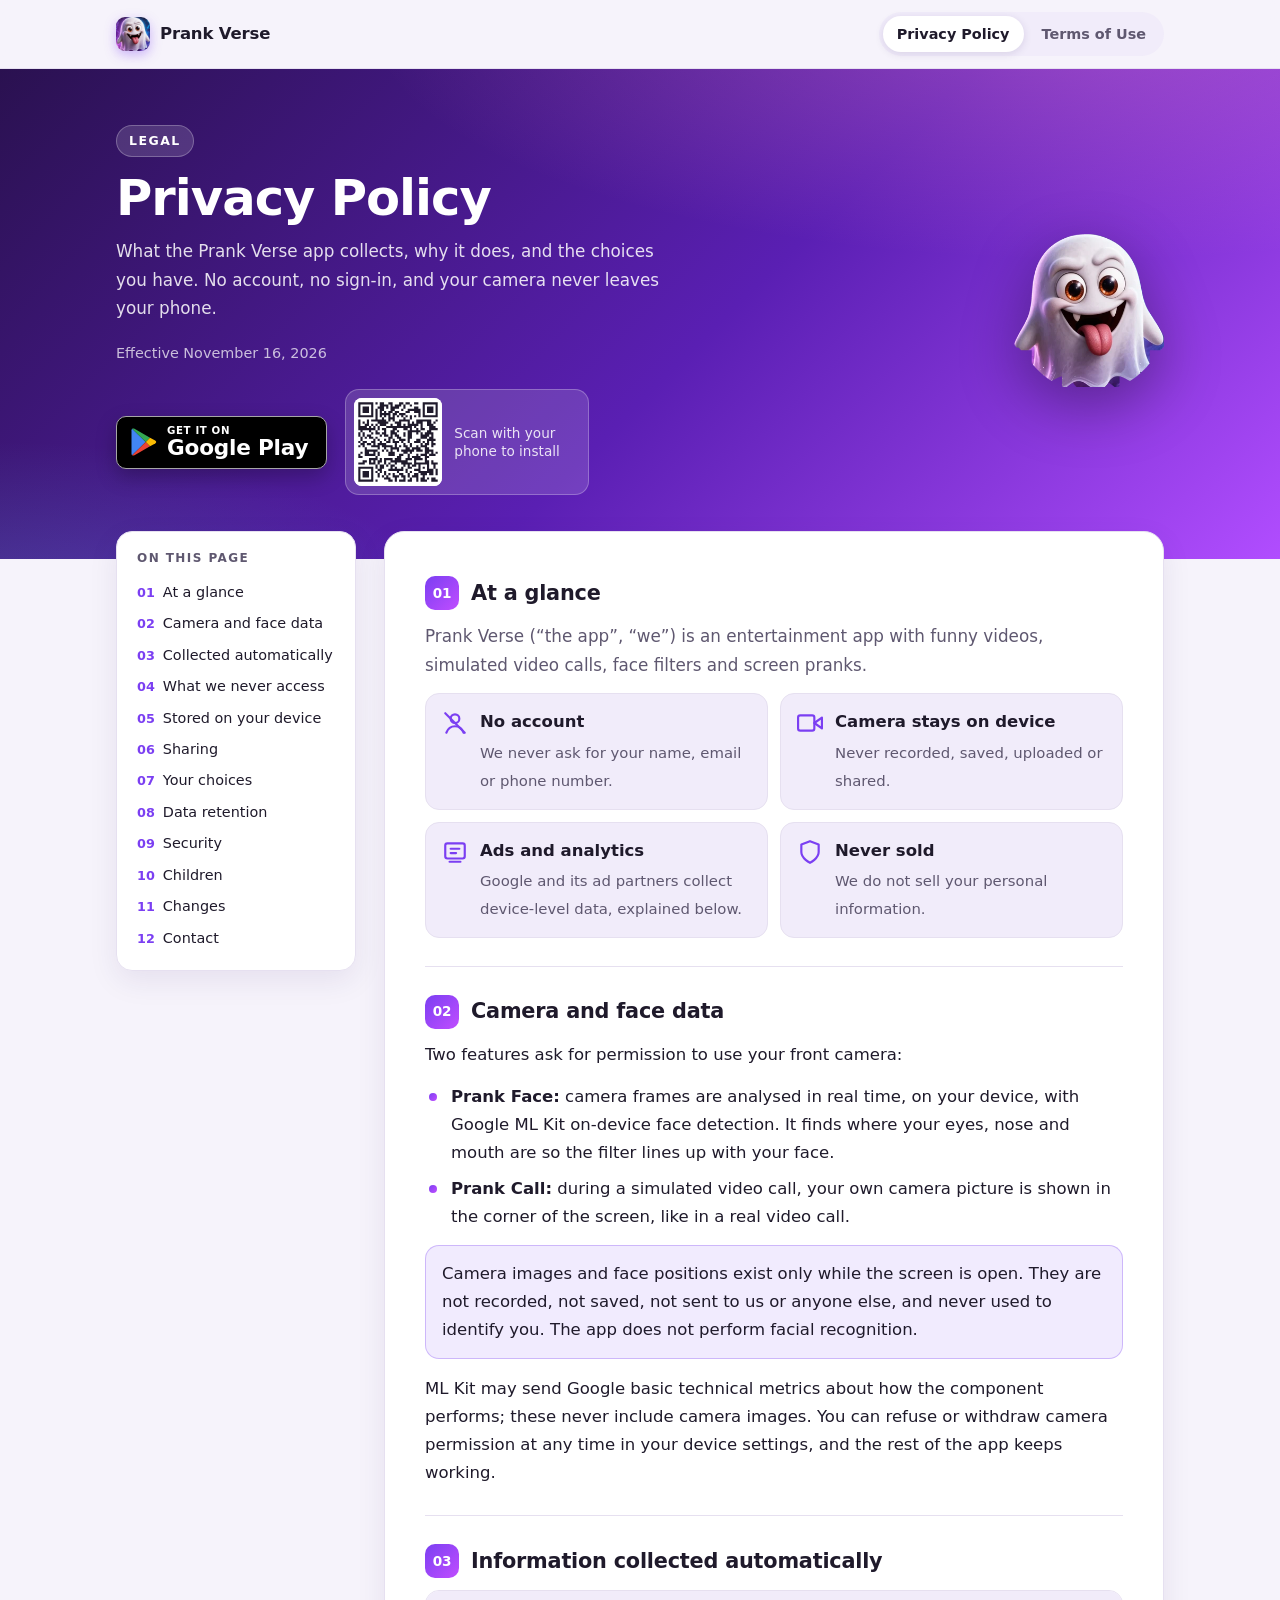
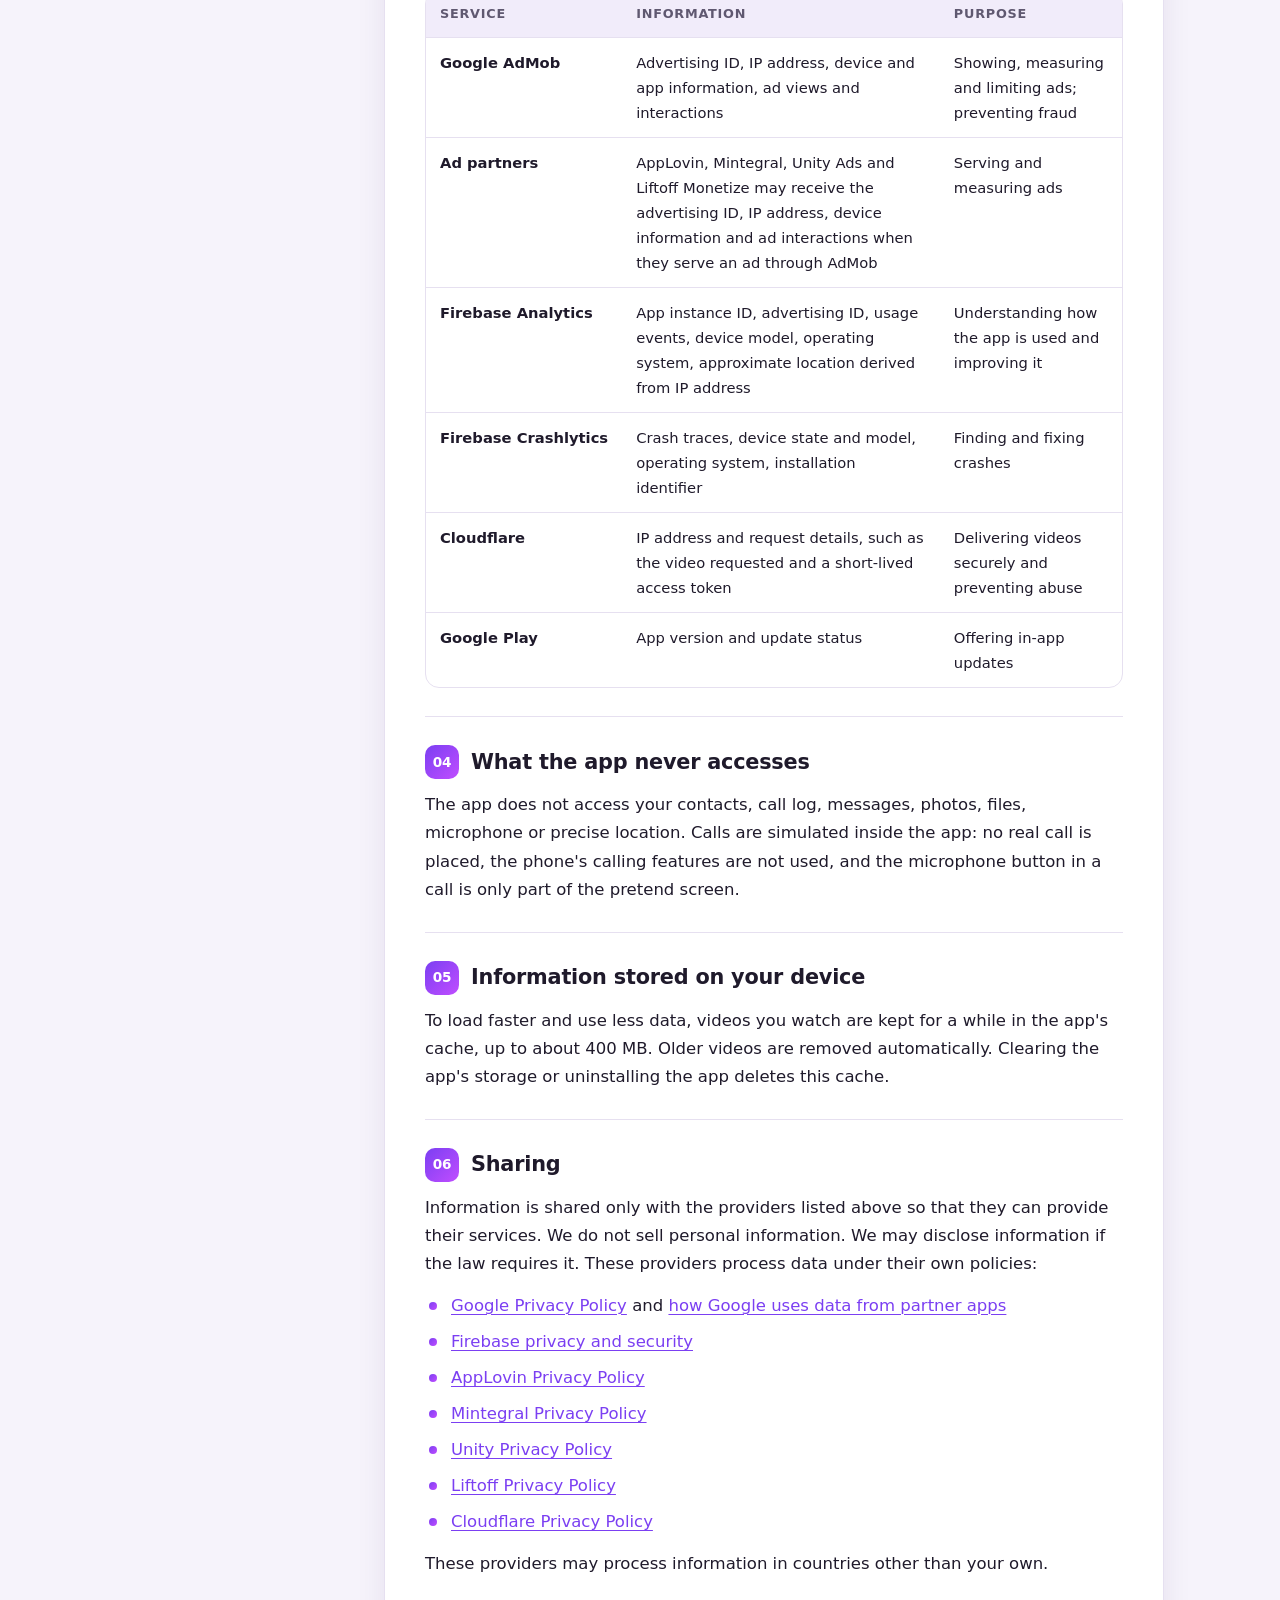
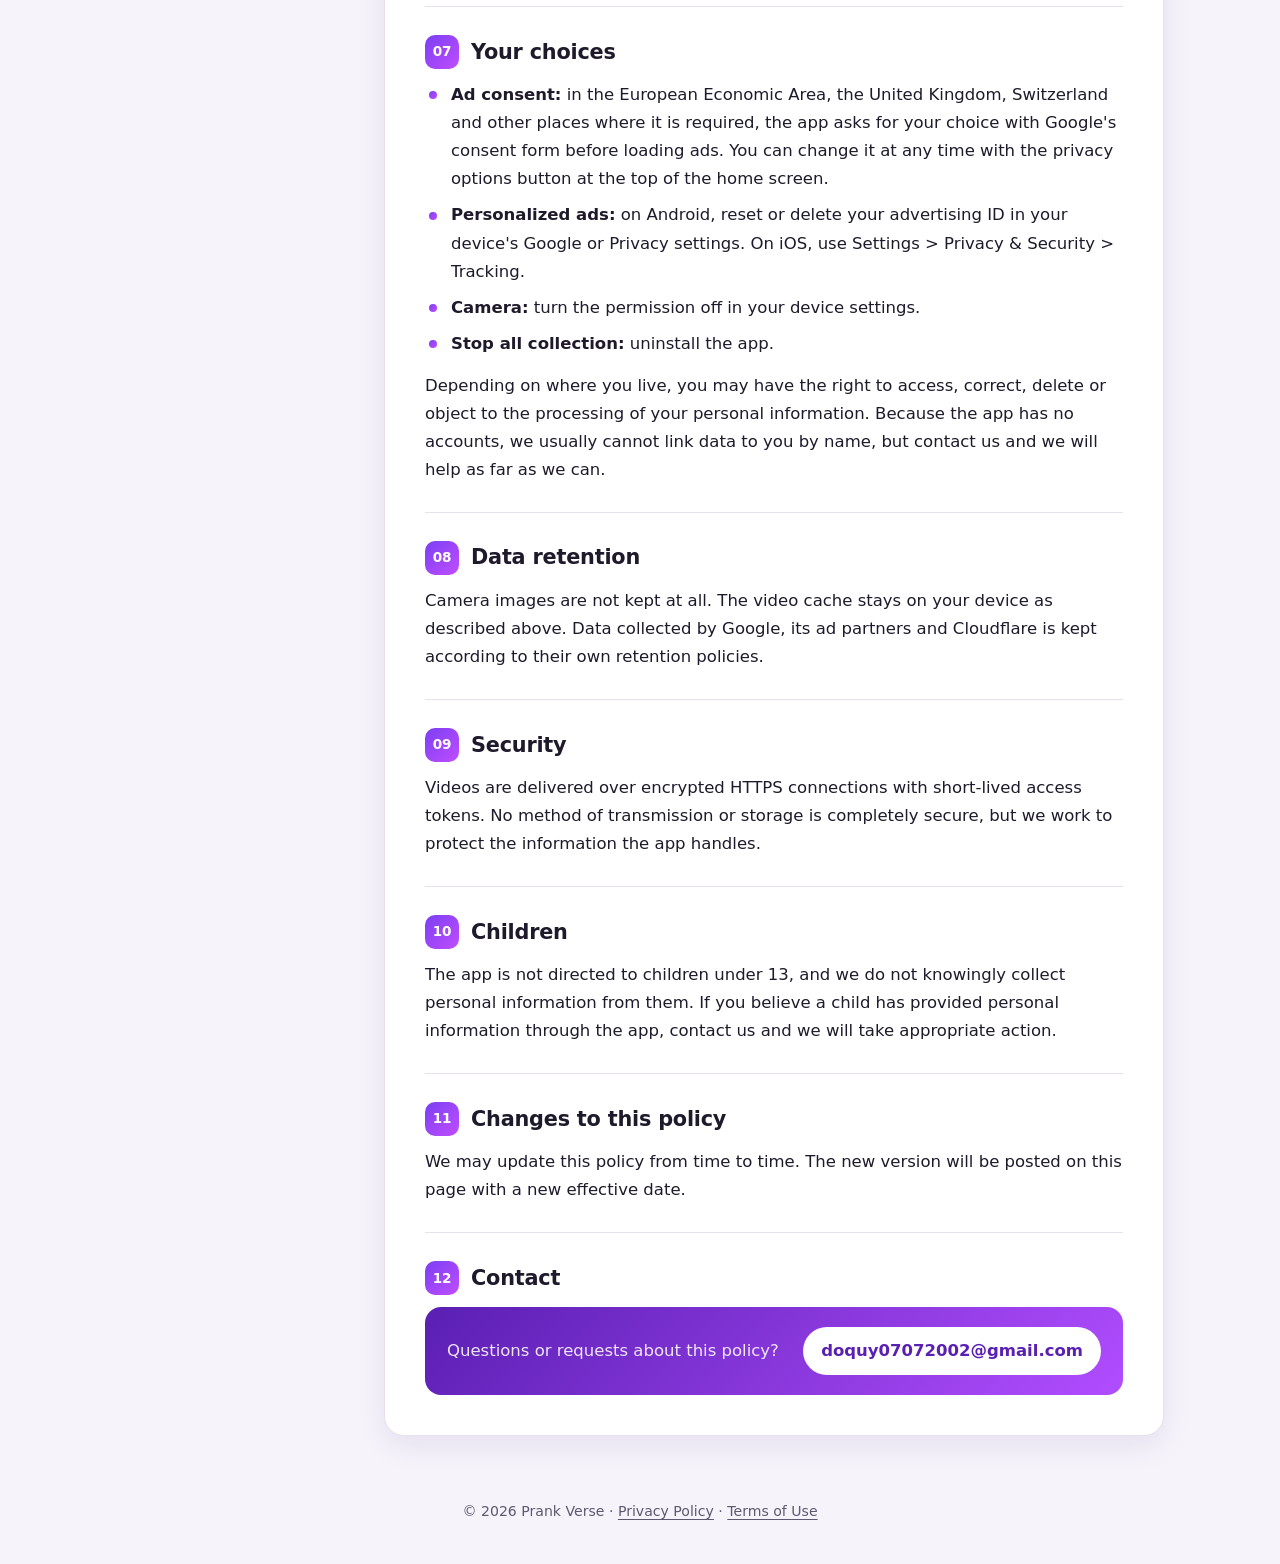
<file: index.html>
<!doctype html>
<html lang="en">
<head>
<meta charset="utf-8">
<meta name="viewport" content="width=device-width, initial-scale=1">
<title>Privacy Policy – Prank Verse</title>
<meta name="description" content="How the Prank Verse mobile app handles your information.">
<link rel="icon" href="assets/icon.png">
<link rel="stylesheet" href="assets/style.css">
</head>
<body>
<header class="topbar">
  <div class="topbar-inner">
    <a class="brand" href="./"><img src="assets/icon.png" alt=""><span>Prank Verse</span></a>
    <nav class="tabs" aria-label="Legal pages">
      <a href="./" aria-current="page">Privacy Policy</a>
      <a href="terms.html">Terms of Use</a>
    </nav>
  </div>
</header>

<div class="hero">
  <div class="hero-inner">
    <div>
      <span class="eyebrow">Legal</span>
      <h1>Privacy Policy</h1>
      <p>What the Prank Verse app collects, why it does, and the choices you have. No account, no sign-in, and your camera never leaves your phone.</p>
      <p class="dates">Effective November 16, 2026</p>
      <div class="get-app" id="download">
        <a class="play-badge" href="https://play.google.com/store/apps/details?id=com.brainnot.prankverse" aria-label="Get it on Google Play">
          <svg viewBox="0 0 24 26" aria-hidden="true"><path fill="#4285F4" d="M1 .6 13.6 13 1 25.4c-.4-.3-.6-.8-.6-1.4V2C.4 1.4.6.9 1 .6z"/><path fill="#34A853" d="M1 .6 13.6 13l4-4L3.2.8C2.4.3 1.5.3 1 .6z"/><path fill="#EA4335" d="M1 25.4 13.6 13l4 4-14.4 8.2c-.8.5-1.7.5-2.2.2z"/><path fill="#FBBC04" d="m17.6 9-4 4 4 4 4.8-2.7c1.2-.7 1.2-1.9 0-2.6z"/></svg>
          <span><small>GET IT ON</small>Google Play</span>
        </a>
        <figure class="qr">
          <img src="assets/qr-play.svg" width="88" height="88" alt="QR code that opens Prank Verse on Google Play">
          <figcaption>Scan with your phone to install</figcaption>
        </figure>
      </div>
    </div>
    <img class="ghost" src="assets/ghost.webp" alt="" width="150" height="153">
  </div>
</div>

<div class="layout">
  <aside class="toc">
    <h2>On this page</h2>
    <ol>
      <li><a href="#glance">At a glance</a></li>
      <li><a href="#camera">Camera and face data</a></li>
      <li><a href="#automatic">Collected automatically</a></li>
      <li><a href="#not-accessed">What we never access</a></li>
      <li><a href="#device">Stored on your device</a></li>
      <li><a href="#sharing">Sharing</a></li>
      <li><a href="#choices">Your choices</a></li>
      <li><a href="#retention">Data retention</a></li>
      <li><a href="#security">Security</a></li>
      <li><a href="#children">Children</a></li>
      <li><a href="#changes">Changes</a></li>
      <li><a href="#contact">Contact</a></li>
    </ol>
  </aside>

  <main class="content">
    <section id="glance">
      <h2><span class="num">01</span>At a glance</h2>
      <p class="lead">Prank Verse (“the app”, “we”) is an entertainment app with funny videos, simulated video calls, face filters and screen pranks.</p>
      <div class="glance">
        <div class="card">
          <svg viewBox="0 0 24 24" fill="none" stroke="currentColor" stroke-width="2" stroke-linecap="round" stroke-linejoin="round" aria-hidden="true"><circle cx="12" cy="8" r="4"/><path d="M4 21c1.5-4 4.5-6 8-6s6.5 2 8 6"/><path d="M3 3l18 18"/></svg>
          <div><strong>No account</strong><span>We never ask for your name, email or phone number.</span></div>
        </div>
        <div class="card">
          <svg viewBox="0 0 24 24" fill="none" stroke="currentColor" stroke-width="2" stroke-linecap="round" stroke-linejoin="round" aria-hidden="true"><path d="M23 7l-7 5 7 5V7z"/><rect x="1" y="5" width="15" height="14" rx="2"/></svg>
          <div><strong>Camera stays on device</strong><span>Never recorded, saved, uploaded or shared.</span></div>
        </div>
        <div class="card">
          <svg viewBox="0 0 24 24" fill="none" stroke="currentColor" stroke-width="2" stroke-linecap="round" stroke-linejoin="round" aria-hidden="true"><rect x="3" y="4" width="18" height="14" rx="2"/><path d="M7 21h10"/><path d="M8 9h8M8 13h5"/></svg>
          <div><strong>Ads and analytics</strong><span>Google and its ad partners collect device-level data, explained below.</span></div>
        </div>
        <div class="card">
          <svg viewBox="0 0 24 24" fill="none" stroke="currentColor" stroke-width="2" stroke-linecap="round" stroke-linejoin="round" aria-hidden="true"><path d="M12 22s8-4 8-10V5l-8-3-8 3v7c0 6 8 10 8 10z"/></svg>
          <div><strong>Never sold</strong><span>We do not sell your personal information.</span></div>
        </div>
      </div>
    </section>

    <section id="camera">
      <h2><span class="num">02</span>Camera and face data</h2>
      <p>Two features ask for permission to use your front camera:</p>
      <ul>
        <li><strong>Prank Face:</strong> camera frames are analysed in real time, on your device, with Google ML Kit on-device face detection. It finds where your eyes, nose and mouth are so the filter lines up with your face.</li>
        <li><strong>Prank Call:</strong> during a simulated video call, your own camera picture is shown in the corner of the screen, like in a real video call.</li>
      </ul>
      <div class="callout">
        <p>Camera images and face positions exist only while the screen is open. They are not recorded, not saved, not sent to us or anyone else, and never used to identify you. The app does not perform facial recognition.</p>
      </div>
      <p>ML Kit may send Google basic technical metrics about how the component performs; these never include camera images. You can refuse or withdraw camera permission at any time in your device settings, and the rest of the app keeps working.</p>
    </section>

    <section id="automatic">
      <h2><span class="num">03</span>Information collected automatically</h2>
      <div class="table-wrap">
        <table>
          <thead><tr><th>Service</th><th>Information</th><th>Purpose</th></tr></thead>
          <tbody>
            <tr>
              <td data-label="Service">Google AdMob</td>
              <td data-label="Information">Advertising ID, IP address, device and app information, ad views and interactions</td>
              <td data-label="Purpose">Showing, measuring and limiting ads; preventing fraud</td>
            </tr>
            <tr>
              <td data-label="Service">Ad partners</td>
              <td data-label="Information">AppLovin, Mintegral, Unity Ads and Liftoff Monetize may receive the advertising ID, IP address, device information and ad interactions when they serve an ad through AdMob</td>
              <td data-label="Purpose">Serving and measuring ads</td>
            </tr>
            <tr>
              <td data-label="Service">Firebase Analytics</td>
              <td data-label="Information">App instance ID, advertising ID, usage events, device model, operating system, approximate location derived from IP address</td>
              <td data-label="Purpose">Understanding how the app is used and improving it</td>
            </tr>
            <tr>
              <td data-label="Service">Firebase Crashlytics</td>
              <td data-label="Information">Crash traces, device state and model, operating system, installation identifier</td>
              <td data-label="Purpose">Finding and fixing crashes</td>
            </tr>
            <tr>
              <td data-label="Service">Cloudflare</td>
              <td data-label="Information">IP address and request details, such as the video requested and a short-lived access token</td>
              <td data-label="Purpose">Delivering videos securely and preventing abuse</td>
            </tr>
            <tr>
              <td data-label="Service">Google Play</td>
              <td data-label="Information">App version and update status</td>
              <td data-label="Purpose">Offering in-app updates</td>
            </tr>
          </tbody>
        </table>
      </div>
    </section>

    <section id="not-accessed">
      <h2><span class="num">04</span>What the app never accesses</h2>
      <p>The app does not access your contacts, call log, messages, photos, files, microphone or precise location. Calls are simulated inside the app: no real call is placed, the phone's calling features are not used, and the microphone button in a call is only part of the pretend screen.</p>
    </section>

    <section id="device">
      <h2><span class="num">05</span>Information stored on your device</h2>
      <p>To load faster and use less data, videos you watch are kept for a while in the app's cache, up to about 400 MB. Older videos are removed automatically. Clearing the app's storage or uninstalling the app deletes this cache.</p>
    </section>

    <section id="sharing">
      <h2><span class="num">06</span>Sharing</h2>
      <p>Information is shared only with the providers listed above so that they can provide their services. We do not sell personal information. We may disclose information if the law requires it. These providers process data under their own policies:</p>
      <ul>
        <li><a href="https://policies.google.com/privacy">Google Privacy Policy</a> and <a href="https://policies.google.com/technologies/partner-sites">how Google uses data from partner apps</a></li>
        <li><a href="https://firebase.google.com/support/privacy">Firebase privacy and security</a></li>
        <li><a href="https://www.applovin.com/privacy/">AppLovin Privacy Policy</a></li>
        <li><a href="https://www.mintegral.com/en/privacy">Mintegral Privacy Policy</a></li>
        <li><a href="https://unity.com/legal/game-player-and-app-user-privacy-policy">Unity Privacy Policy</a></li>
        <li><a href="https://liftoff.io/privacy-policy/">Liftoff Privacy Policy</a></li>
        <li><a href="https://www.cloudflare.com/privacypolicy/">Cloudflare Privacy Policy</a></li>
      </ul>
      <p>These providers may process information in countries other than your own.</p>
    </section>

    <section id="choices">
      <h2><span class="num">07</span>Your choices</h2>
      <ul>
        <li><strong>Ad consent:</strong> in the European Economic Area, the United Kingdom, Switzerland and other places where it is required, the app asks for your choice with Google's consent form before loading ads. You can change it at any time with the privacy options button at the top of the home screen.</li>
        <li><strong>Personalized ads:</strong> on Android, reset or delete your advertising ID in your device's Google or Privacy settings. On iOS, use Settings &gt; Privacy &amp; Security &gt; Tracking.</li>
        <li><strong>Camera:</strong> turn the permission off in your device settings.</li>
        <li><strong>Stop all collection:</strong> uninstall the app.</li>
      </ul>
      <p>Depending on where you live, you may have the right to access, correct, delete or object to the processing of your personal information. Because the app has no accounts, we usually cannot link data to you by name, but contact us and we will help as far as we can.</p>
    </section>

    <section id="retention">
      <h2><span class="num">08</span>Data retention</h2>
      <p>Camera images are not kept at all. The video cache stays on your device as described above. Data collected by Google, its ad partners and Cloudflare is kept according to their own retention policies.</p>
    </section>

    <section id="security">
      <h2><span class="num">09</span>Security</h2>
      <p>Videos are delivered over encrypted HTTPS connections with short-lived access tokens. No method of transmission or storage is completely secure, but we work to protect the information the app handles.</p>
    </section>

    <section id="children">
      <h2><span class="num">10</span>Children</h2>
      <p>The app is not directed to children under 13, and we do not knowingly collect personal information from them. If you believe a child has provided personal information through the app, contact us and we will take appropriate action.</p>
    </section>

    <section id="changes">
      <h2><span class="num">11</span>Changes to this policy</h2>
      <p>We may update this policy from time to time. The new version will be posted on this page with a new effective date.</p>
    </section>

    <section id="contact">
      <h2><span class="num">12</span>Contact</h2>
      <div class="contact">
        <p>Questions or requests about this policy?</p>
        <a class="button" href="mailto:doquy07072002@gmail.com">doquy07072002@gmail.com</a>
      </div>
    </section>
  </main>
</div>

<footer>&copy; 2026 Prank Verse &middot; <a href="./">Privacy Policy</a> &middot; <a href="terms.html">Terms of Use</a></footer>
</body>
</html>
</file>
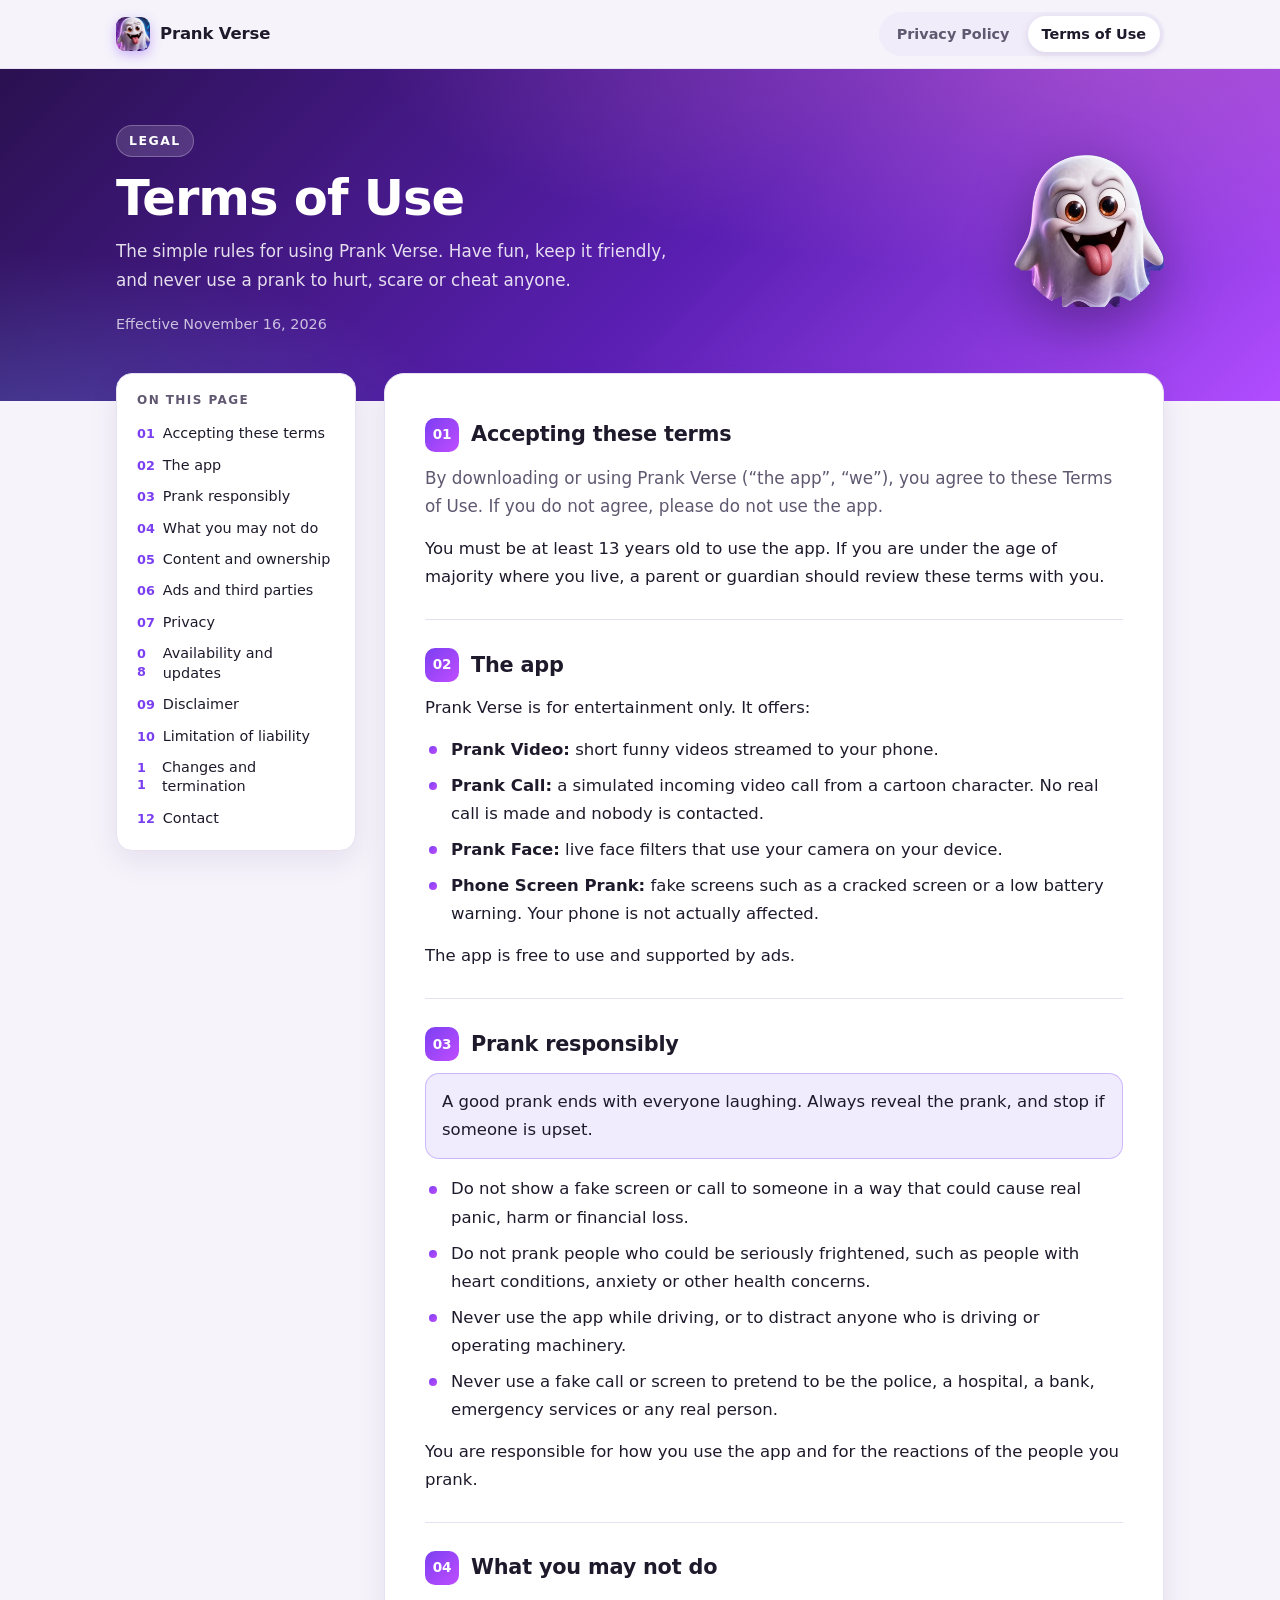
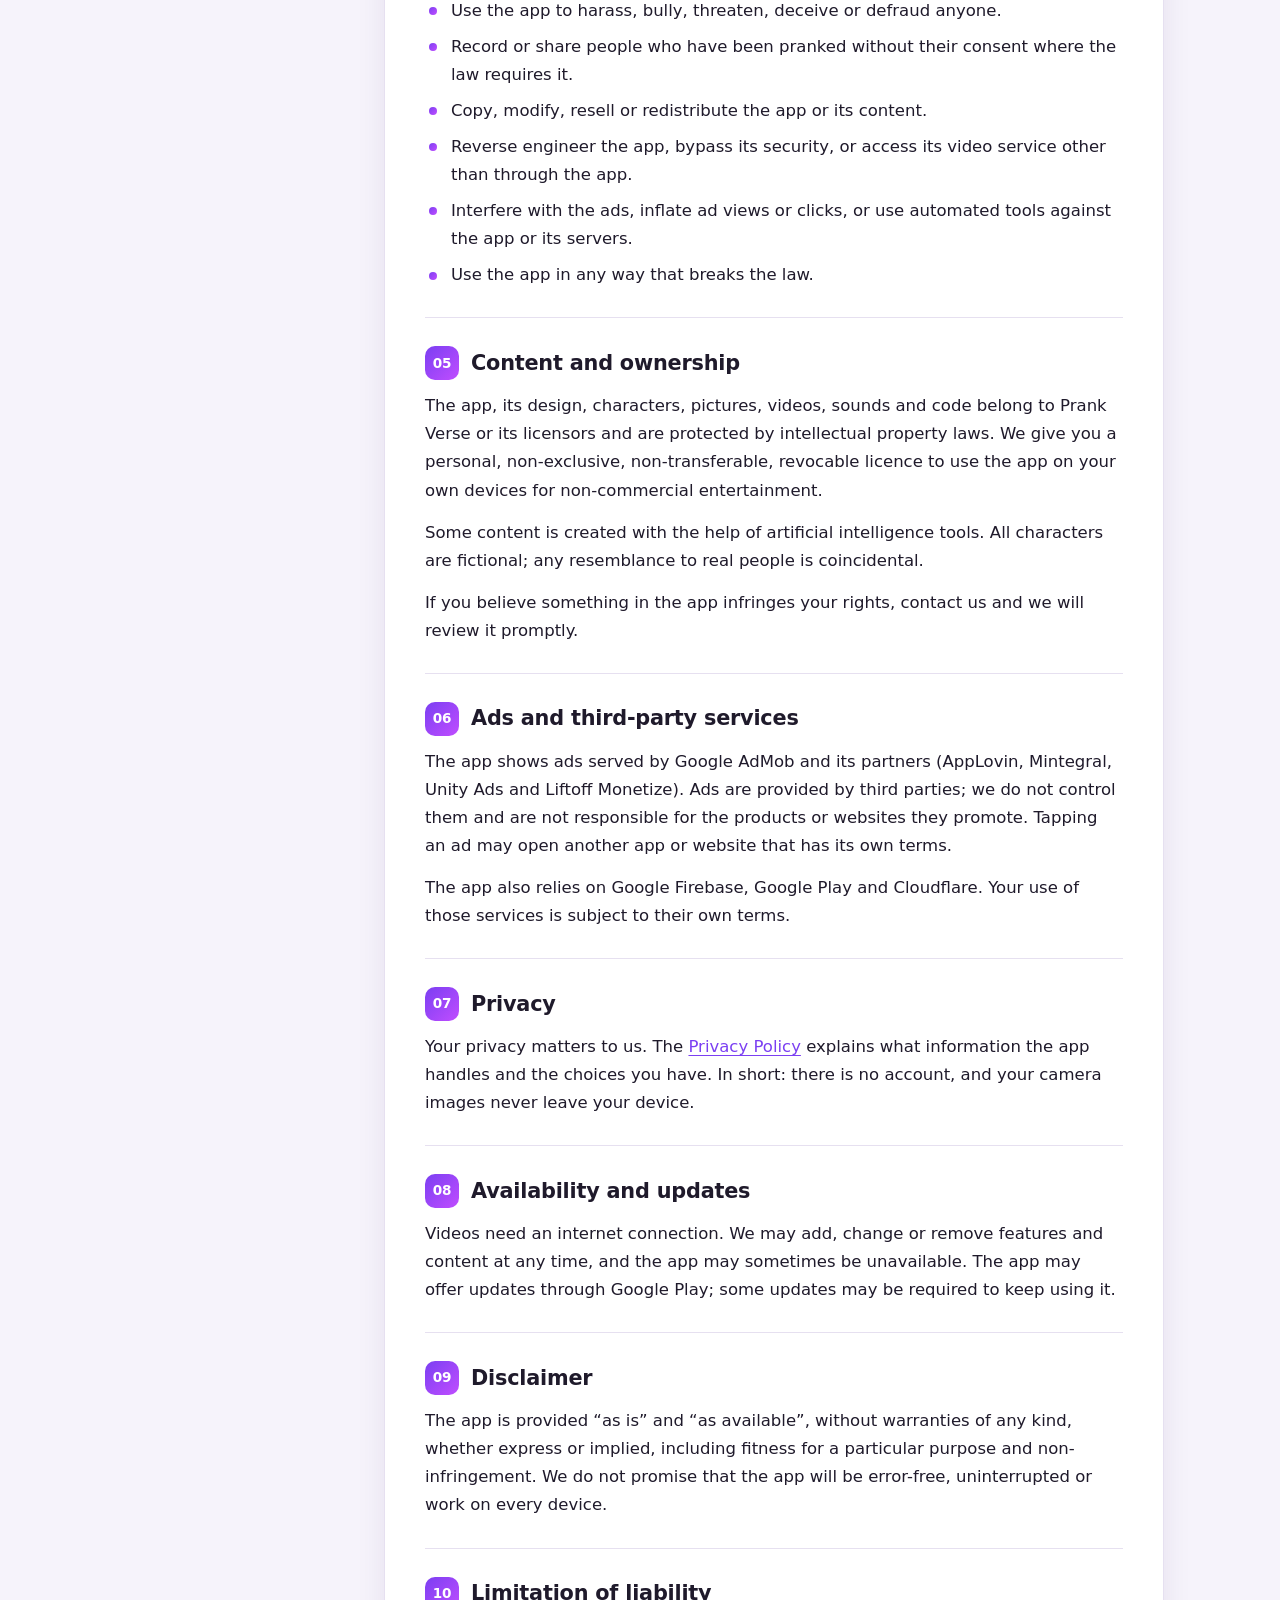
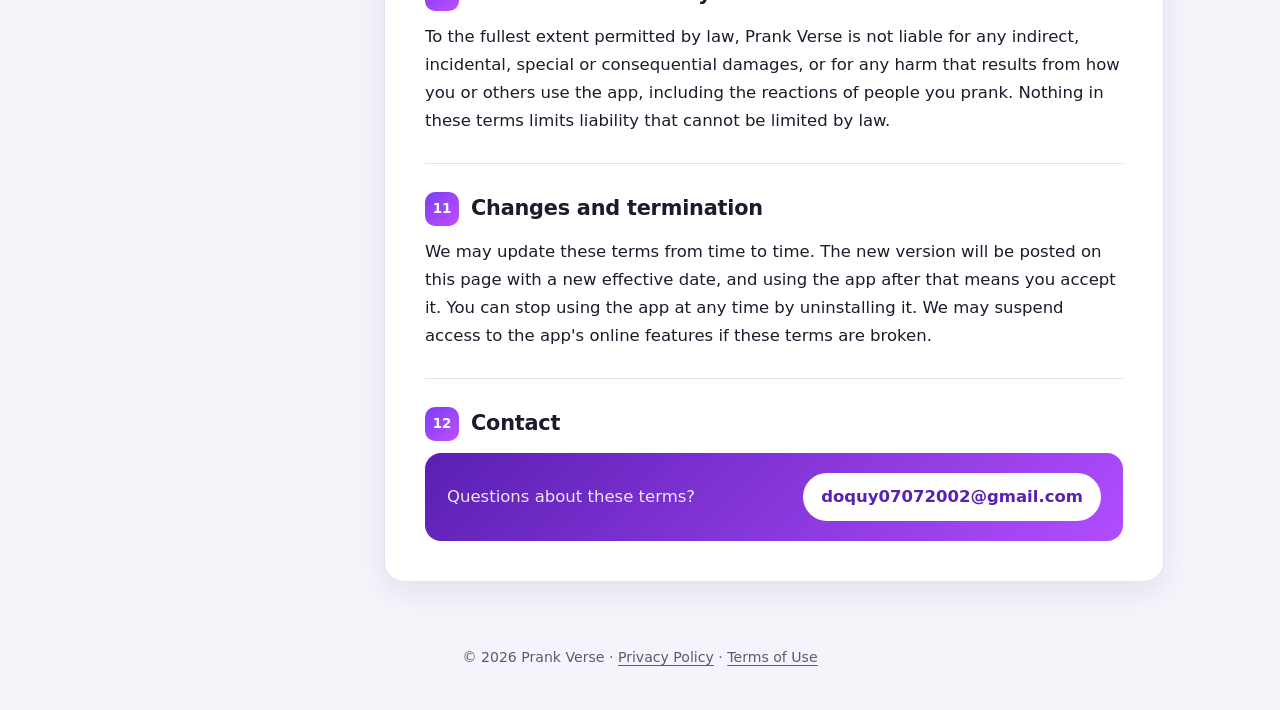
<file: terms.html>
<!doctype html>
<html lang="en">
<head>
<meta charset="utf-8">
<meta name="viewport" content="width=device-width, initial-scale=1">
<title>Terms of Use – Prank Verse</title>
<meta name="description" content="The rules for using the Prank Verse mobile app.">
<link rel="icon" href="assets/icon.png">
<link rel="stylesheet" href="assets/style.css">
</head>
<body>
<header class="topbar">
  <div class="topbar-inner">
    <a class="brand" href="./"><img src="assets/icon.png" alt=""><span>Prank Verse</span></a>
    <nav class="tabs" aria-label="Legal pages">
      <a href="./">Privacy Policy</a>
      <a href="terms.html" aria-current="page">Terms of Use</a>
    </nav>
  </div>
</header>

<div class="hero">
  <div class="hero-inner">
    <div>
      <span class="eyebrow">Legal</span>
      <h1>Terms of Use</h1>
      <p>The simple rules for using Prank Verse. Have fun, keep it friendly, and never use a prank to hurt, scare or cheat anyone.</p>
      <p class="dates">Effective November 16, 2026</p>
    </div>
    <img class="ghost" src="assets/ghost.webp" alt="" width="150" height="153">
  </div>
</div>

<div class="layout">
  <aside class="toc">
    <h2>On this page</h2>
    <ol>
      <li><a href="#acceptance">Accepting these terms</a></li>
      <li><a href="#app">The app</a></li>
      <li><a href="#responsible">Prank responsibly</a></li>
      <li><a href="#conduct">What you may not do</a></li>
      <li><a href="#content">Content and ownership</a></li>
      <li><a href="#ads">Ads and third parties</a></li>
      <li><a href="#privacy">Privacy</a></li>
      <li><a href="#availability">Availability and updates</a></li>
      <li><a href="#disclaimer">Disclaimer</a></li>
      <li><a href="#liability">Limitation of liability</a></li>
      <li><a href="#changes">Changes and termination</a></li>
      <li><a href="#contact">Contact</a></li>
    </ol>
  </aside>

  <main class="content">
    <section id="acceptance">
      <h2><span class="num">01</span>Accepting these terms</h2>
      <p class="lead">By downloading or using Prank Verse (“the app”, “we”), you agree to these Terms of Use. If you do not agree, please do not use the app.</p>
      <p>You must be at least 13 years old to use the app. If you are under the age of majority where you live, a parent or guardian should review these terms with you.</p>
    </section>

    <section id="app">
      <h2><span class="num">02</span>The app</h2>
      <p>Prank Verse is for entertainment only. It offers:</p>
      <ul>
        <li><strong>Prank Video:</strong> short funny videos streamed to your phone.</li>
        <li><strong>Prank Call:</strong> a simulated incoming video call from a cartoon character. No real call is made and nobody is contacted.</li>
        <li><strong>Prank Face:</strong> live face filters that use your camera on your device.</li>
        <li><strong>Phone Screen Prank:</strong> fake screens such as a cracked screen or a low battery warning. Your phone is not actually affected.</li>
      </ul>
      <p>The app is free to use and supported by ads.</p>
    </section>

    <section id="responsible">
      <h2><span class="num">03</span>Prank responsibly</h2>
      <div class="callout">
        <p>A good prank ends with everyone laughing. Always reveal the prank, and stop if someone is upset.</p>
      </div>
      <ul>
        <li>Do not show a fake screen or call to someone in a way that could cause real panic, harm or financial loss.</li>
        <li>Do not prank people who could be seriously frightened, such as people with heart conditions, anxiety or other health concerns.</li>
        <li>Never use the app while driving, or to distract anyone who is driving or operating machinery.</li>
        <li>Never use a fake call or screen to pretend to be the police, a hospital, a bank, emergency services or any real person.</li>
      </ul>
      <p>You are responsible for how you use the app and for the reactions of the people you prank.</p>
    </section>

    <section id="conduct">
      <h2><span class="num">04</span>What you may not do</h2>
      <ul>
        <li>Use the app to harass, bully, threaten, deceive or defraud anyone.</li>
        <li>Record or share people who have been pranked without their consent where the law requires it.</li>
        <li>Copy, modify, resell or redistribute the app or its content.</li>
        <li>Reverse engineer the app, bypass its security, or access its video service other than through the app.</li>
        <li>Interfere with the ads, inflate ad views or clicks, or use automated tools against the app or its servers.</li>
        <li>Use the app in any way that breaks the law.</li>
      </ul>
    </section>

    <section id="content">
      <h2><span class="num">05</span>Content and ownership</h2>
      <p>The app, its design, characters, pictures, videos, sounds and code belong to Prank Verse or its licensors and are protected by intellectual property laws. We give you a personal, non-exclusive, non-transferable, revocable licence to use the app on your own devices for non-commercial entertainment.</p>
      <p>Some content is created with the help of artificial intelligence tools. All characters are fictional; any resemblance to real people is coincidental.</p>
      <p>If you believe something in the app infringes your rights, contact us and we will review it promptly.</p>
    </section>

    <section id="ads">
      <h2><span class="num">06</span>Ads and third-party services</h2>
      <p>The app shows ads served by Google AdMob and its partners (AppLovin, Mintegral, Unity Ads and Liftoff Monetize). Ads are provided by third parties; we do not control them and are not responsible for the products or websites they promote. Tapping an ad may open another app or website that has its own terms.</p>
      <p>The app also relies on Google Firebase, Google Play and Cloudflare. Your use of those services is subject to their own terms.</p>
    </section>

    <section id="privacy">
      <h2><span class="num">07</span>Privacy</h2>
      <p>Your privacy matters to us. The <a href="./">Privacy Policy</a> explains what information the app handles and the choices you have. In short: there is no account, and your camera images never leave your device.</p>
    </section>

    <section id="availability">
      <h2><span class="num">08</span>Availability and updates</h2>
      <p>Videos need an internet connection. We may add, change or remove features and content at any time, and the app may sometimes be unavailable. The app may offer updates through Google Play; some updates may be required to keep using it.</p>
    </section>

    <section id="disclaimer">
      <h2><span class="num">09</span>Disclaimer</h2>
      <p>The app is provided “as is” and “as available”, without warranties of any kind, whether express or implied, including fitness for a particular purpose and non-infringement. We do not promise that the app will be error-free, uninterrupted or work on every device.</p>
    </section>

    <section id="liability">
      <h2><span class="num">10</span>Limitation of liability</h2>
      <p>To the fullest extent permitted by law, Prank Verse is not liable for any indirect, incidental, special or consequential damages, or for any harm that results from how you or others use the app, including the reactions of people you prank. Nothing in these terms limits liability that cannot be limited by law.</p>
    </section>

    <section id="changes">
      <h2><span class="num">11</span>Changes and termination</h2>
      <p>We may update these terms from time to time. The new version will be posted on this page with a new effective date, and using the app after that means you accept it. You can stop using the app at any time by uninstalling it. We may suspend access to the app's online features if these terms are broken.</p>
    </section>

    <section id="contact">
      <h2><span class="num">12</span>Contact</h2>
      <div class="contact">
        <p>Questions about these terms?</p>
        <a class="button" href="mailto:doquy07072002@gmail.com">doquy07072002@gmail.com</a>
      </div>
    </section>
  </main>
</div>

<footer>&copy; 2026 Prank Verse &middot; <a href="./">Privacy Policy</a> &middot; <a href="terms.html">Terms of Use</a></footer>
</body>
</html>
</file>
<file: assets/style.css>
:root {
  --bg: #f6f3fb;
  --surface: #ffffff;
  --surface-2: #f1ecfa;
  --text: #1f1a2b;
  --muted: #5f5870;
  --line: #e6e0f0;
  --accent: #7b3ff2;
  --accent-2: #c04dff;
  --accent-soft: rgba(123, 63, 242, 0.1);
  --hero-1: #2a1150;
  --hero-2: #5a1fb3;
  --hero-3: #b14dff;
  --shadow: 0 10px 30px rgba(43, 18, 89, 0.08);
  color-scheme: light;
}
@media (prefers-color-scheme: dark) {
  :root:not([data-theme="light"]) {
    --bg: #0f0c17;
    --surface: #181424;
    --surface-2: #211b31;
    --text: #ece8f6;
    --muted: #aaa2bd;
    --line: #2d2640;
    --accent: #b994ff;
    --accent-2: #e08bff;
    --accent-soft: rgba(185, 148, 255, 0.12);
    --shadow: 0 10px 30px rgba(0, 0, 0, 0.35);
    color-scheme: dark;
  }
}
:root[data-theme="dark"] {
  --bg: #0f0c17;
  --surface: #181424;
  --surface-2: #211b31;
  --text: #ece8f6;
  --muted: #aaa2bd;
  --line: #2d2640;
  --accent: #b994ff;
  --accent-2: #e08bff;
  --accent-soft: rgba(185, 148, 255, 0.12);
  --shadow: 0 10px 30px rgba(0, 0, 0, 0.35);
  color-scheme: dark;
}

* { box-sizing: border-box; }
html { scroll-behavior: smooth; scroll-padding-top: 84px; }
body {
  margin: 0;
  background: var(--bg);
  color: var(--text);
  font: 16.5px/1.7 "Inter", system-ui, -apple-system, "Segoe UI", Roboto, Helvetica, Arial, sans-serif;
  -webkit-font-smoothing: antialiased;
}
a { color: var(--accent); text-decoration-thickness: 1px; text-underline-offset: 3px; overflow-wrap: anywhere; }
a:hover { color: var(--accent-2); }

/* ---- top bar ---------------------------------------------------------- */
.topbar {
  position: sticky; top: 0; z-index: 10;
  background: color-mix(in srgb, var(--bg) 82%, transparent);
  backdrop-filter: saturate(160%) blur(14px);
  -webkit-backdrop-filter: saturate(160%) blur(14px);
  border-bottom: 1px solid var(--line);
}
.topbar-inner {
  max-width: 1080px; margin: 0 auto; padding: 12px 16px;
  display: flex; align-items: center; justify-content: space-between; gap: 12px;
}
.brand { display: flex; align-items: center; gap: 10px; color: var(--text); text-decoration: none; font-weight: 800; letter-spacing: -0.01em; }
.brand img { width: 34px; height: 34px; border-radius: 9px; box-shadow: 0 4px 12px rgba(123, 63, 242, 0.35); }
.tabs { display: flex; gap: 4px; background: var(--surface-2); padding: 4px; border-radius: 999px; }
.tabs a {
  padding: 6px 14px; border-radius: 999px; font-size: 0.9rem; font-weight: 600;
  color: var(--muted); text-decoration: none; white-space: nowrap;
}
.tabs a[aria-current="page"] { background: var(--surface); color: var(--text); box-shadow: 0 2px 8px rgba(43, 18, 89, 0.12); }

/* ---- hero ------------------------------------------------------------- */
.hero {
  position: relative; overflow: hidden; color: #fff;
  background:
    radial-gradient(1200px 400px at 85% -10%, rgba(255, 140, 220, 0.35), transparent 60%),
    radial-gradient(800px 360px at 0% 120%, rgba(110, 200, 255, 0.25), transparent 60%),
    linear-gradient(135deg, var(--hero-1), var(--hero-2) 55%, var(--hero-3));
}
.hero-inner {
  max-width: 1080px; margin: 0 auto; padding: 56px 16px 64px;
  display: grid; grid-template-columns: 1fr auto; align-items: center; gap: 24px;
}
.eyebrow {
  display: inline-block; font-size: 0.78rem; font-weight: 700; letter-spacing: 0.12em; text-transform: uppercase;
  background: rgba(255, 255, 255, 0.14); border: 1px solid rgba(255, 255, 255, 0.25);
  padding: 4px 12px; border-radius: 999px; margin-bottom: 14px;
}
.hero h1 { font-size: clamp(2rem, 5vw, 3.1rem); line-height: 1.1; margin: 0 0 12px; letter-spacing: -0.02em; }
.hero p { margin: 0; max-width: 560px; color: rgba(255, 255, 255, 0.86); font-size: 1.05rem; }
.hero .dates { margin-top: 18px; font-size: 0.9rem; color: rgba(255, 255, 255, 0.72); }
/* ---- download: Play badge + QR ------------------------------------------ */
.get-app { display: flex; align-items: center; flex-wrap: wrap; gap: 14px 18px; margin-top: 24px; }
.play-badge {
  display: inline-flex; align-items: center; gap: 10px;
  background: #000; color: #fff; text-decoration: none;
  border: 1px solid #a6a6a6; border-radius: 10px; padding: 8px 18px 8px 14px;
  box-shadow: 0 8px 20px rgba(0, 0, 0, 0.25); transition: transform 0.15s ease, box-shadow 0.15s ease;
}
.play-badge:hover { color: #fff; transform: translateY(-1px); box-shadow: 0 12px 26px rgba(0, 0, 0, 0.32); }
.play-badge:focus-visible { outline: 3px solid #fff; outline-offset: 3px; }
.play-badge svg { width: 26px; height: 28px; flex: none; }
.play-badge span { display: flex; flex-direction: column; font-size: 1.35rem; font-weight: 600; line-height: 1.05; letter-spacing: -0.01em; }
.play-badge small { font-size: 0.64rem; font-weight: 600; letter-spacing: 0.06em; margin-bottom: 2px; }
.qr {
  display: flex; align-items: center; gap: 12px; margin: 0;
  background: rgba(255, 255, 255, 0.14); border: 1px solid rgba(255, 255, 255, 0.25);
  border-radius: 14px; padding: 8px 14px 8px 8px;
}
.qr img { display: block; width: 88px; height: 88px; border-radius: 8px; background: #fff; }
.qr figcaption { max-width: 120px; font-size: 0.85rem; line-height: 1.35; color: rgba(255, 255, 255, 0.86); }
@media (prefers-reduced-motion: reduce) { .play-badge { transition: none; } }

.ghost { width: 150px; height: auto; filter: drop-shadow(0 18px 30px rgba(0, 0, 0, 0.35)); animation: bob 4s ease-in-out infinite; }
@keyframes bob { 0%, 100% { transform: translateY(0) rotate(-2deg); } 50% { transform: translateY(-10px) rotate(2deg); } }
@media (prefers-reduced-motion: reduce) { .ghost { animation: none; } html { scroll-behavior: auto; } }

/* ---- layout ----------------------------------------------------------- */
.layout {
  max-width: 1080px; margin: -28px auto 0; padding: 0 16px 64px;
  display: grid; grid-template-columns: 240px minmax(0, 1fr); gap: 28px; align-items: start;
  position: relative;
}
.toc {
  position: sticky; top: 84px;
  background: var(--surface); border: 1px solid var(--line); border-radius: 16px;
  padding: 16px 12px; box-shadow: var(--shadow);
}
.toc h2 { font-size: 0.75rem; letter-spacing: 0.12em; text-transform: uppercase; color: var(--muted); margin: 0 8px 8px; }
.toc ol { list-style: none; margin: 0; padding: 0; counter-reset: toc; }
.toc li { counter-increment: toc; }
.toc a {
  display: flex; gap: 8px; padding: 6px 8px; border-radius: 8px;
  color: var(--text); text-decoration: none; font-size: 0.9rem; line-height: 1.35;
}
.toc a::before { content: counter(toc, decimal-leading-zero); color: var(--accent); font-weight: 700; font-size: 0.8rem; padding-top: 1px; }
.toc a:hover { background: var(--accent-soft); }

.content {
  background: var(--surface); border: 1px solid var(--line); border-radius: 20px;
  padding: 36px 40px 40px; box-shadow: var(--shadow);
}
.content > section { padding-top: 8px; }
.content > section + section { border-top: 1px solid var(--line); margin-top: 28px; padding-top: 28px; }
.content h2 {
  display: flex; align-items: center; gap: 12px;
  font-size: 1.3rem; line-height: 1.3; margin: 0 0 12px; letter-spacing: -0.01em;
}
.num {
  flex: none; display: grid; place-items: center; width: 34px; height: 34px; border-radius: 10px;
  background: linear-gradient(135deg, var(--accent), var(--accent-2)); color: #fff; font-size: 0.85rem; font-weight: 800;
}
.content h3 { font-size: 1.02rem; margin: 20px 0 6px; }
.content p, .content ul { margin: 0 0 14px; }
.content ul { padding-left: 0; list-style: none; }
.content ul li { position: relative; padding-left: 26px; margin-bottom: 8px; }
.content ul li::before {
  content: ""; position: absolute; left: 4px; top: 0.62em; width: 8px; height: 8px; border-radius: 50%;
  background: linear-gradient(135deg, var(--accent), var(--accent-2));
}
.lead { font-size: 1.05rem; color: var(--muted); }

/* ---- at a glance ------------------------------------------------------ */
.glance { display: grid; grid-template-columns: repeat(2, minmax(0, 1fr)); gap: 12px; margin: 8px 0 4px; }
.card {
  display: flex; gap: 12px; align-items: flex-start;
  background: var(--surface-2); border: 1px solid var(--line); border-radius: 14px; padding: 14px 16px;
}
.card svg { flex: none; width: 26px; height: 26px; color: var(--accent); margin-top: 2px; }
.card strong { display: block; margin-bottom: 2px; }
.card span { color: var(--muted); font-size: 0.93rem; line-height: 1.5; }

/* ---- tables ----------------------------------------------------------- */
.table-wrap { overflow-x: auto; border: 1px solid var(--line); border-radius: 14px; margin: 6px 0 14px; }
table { width: 100%; border-collapse: collapse; font-size: 0.92rem; min-width: 560px; }
th, td { text-align: left; vertical-align: top; padding: 12px 14px; border-bottom: 1px solid var(--line); }
tr:last-child td { border-bottom: 0; }
th { background: var(--surface-2); font-weight: 700; font-size: 0.8rem; letter-spacing: 0.06em; text-transform: uppercase; color: var(--muted); }
td:first-child { font-weight: 600; white-space: nowrap; }

.callout {
  background: var(--accent-soft); border: 1px solid color-mix(in srgb, var(--accent) 30%, transparent);
  border-radius: 14px; padding: 14px 16px; margin: 6px 0 16px;
}
.callout p:last-child { margin-bottom: 0; }

.contact {
  display: flex; align-items: center; justify-content: space-between; gap: 16px; flex-wrap: wrap;
  background: linear-gradient(135deg, var(--hero-2), var(--hero-3)); color: #fff;
  border-radius: 16px; padding: 20px 22px; margin-top: 8px;
}
.contact p { margin: 0; color: rgba(255, 255, 255, 0.88); }
.contact a.button {
  background: #fff; color: var(--hero-2); text-decoration: none; font-weight: 700;
  padding: 10px 18px; border-radius: 999px; white-space: nowrap;
}

footer { max-width: 1080px; margin: 0 auto; padding: 0 16px 40px; color: var(--muted); font-size: 0.88rem; text-align: center; }
footer a { color: var(--muted); }

/* ---- small screens ---------------------------------------------------- */
@media (max-width: 860px) {
  .layout { grid-template-columns: minmax(0, 1fr); }
  .toc { position: static; }
  .toc ol { columns: 2; column-gap: 8px; }
}
@media (max-width: 600px) {
  .hero-inner { grid-template-columns: 1fr; padding: 40px 16px 52px; }
  .ghost { width: 96px; position: absolute; right: 12px; top: 18px; opacity: 0.9; }
  .hero h1 { padding-right: 90px; }
  .content { padding: 24px 18px 28px; border-radius: 16px; }
  .glance { grid-template-columns: minmax(0, 1fr); }
  .toc ol { columns: 1; }
  /* The services table becomes one card per row. */
  .table-wrap { border: 0; overflow: visible; }
  table { min-width: 0; }
  thead { display: none; }
  tr { display: block; border: 1px solid var(--line); border-radius: 14px; margin-bottom: 10px; padding: 6px 0; background: var(--surface-2); }
  td { display: block; border: 0; padding: 4px 14px; white-space: normal; }
  td:first-child { font-size: 1rem; padding-top: 8px; }
  td[data-label]:not(:first-child)::before {
    content: attr(data-label); display: block; font-size: 0.72rem; font-weight: 700;
    letter-spacing: 0.08em; text-transform: uppercase; color: var(--muted);
  }
  .brand span { display: none; }
}
</file>
